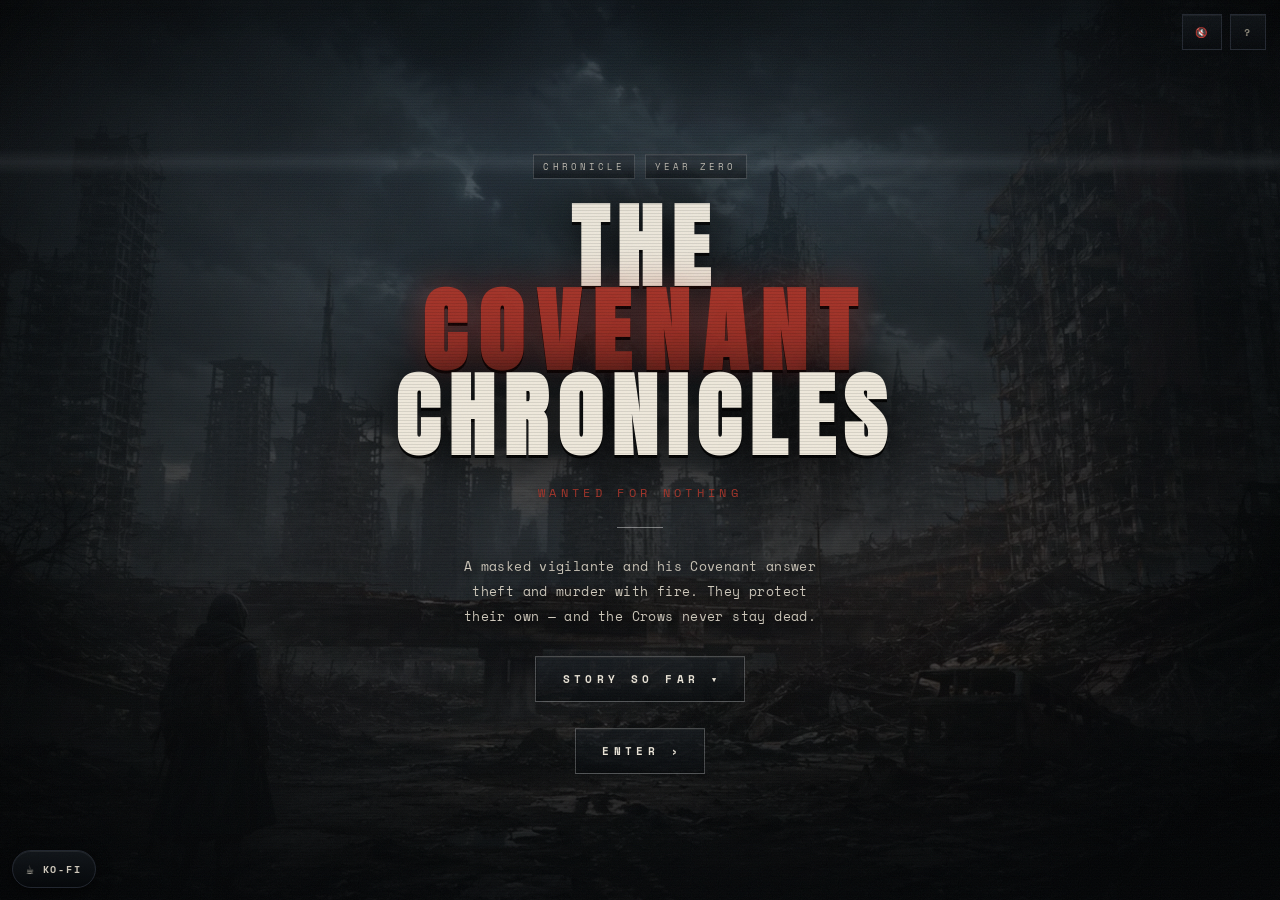
<file: index.html>
<!DOCTYPE html>
<html lang="en">
<head>
<meta charset="UTF-8">
<meta name="viewport" content="width=device-width, initial-scale=1, viewport-fit=cover">
<title>The Covenant Chronicles</title>
<link rel="preconnect" href="https://fonts.googleapis.com">
<link rel="preconnect" href="https://fonts.gstatic.com" crossorigin>
<link href="https://fonts.googleapis.com/css2?family=Anton&family=Space+Mono:wght@400;700&display=swap" rel="stylesheet">
<link rel="stylesheet" href="styles.css?v=11">
</head>
<body>
  <!-- persistent living scene -->
  <div class="scene">
    <div class="bg" id="bg"></div>
    <div class="fog"></div>
    <div class="fog2"></div>
    <canvas id="ash"></canvas>
    <div class="city-glow"></div>
    <div class="lightning"></div>
    <div class="color-grade"></div>
    <div class="vignette"></div>
  </div>

  <!-- VIEW: landing (series) -->
  <section class="view" id="landing" aria-label="Series intro"></section>

  <!-- VIEW: library (book grid) -->
  <section class="view" id="library" aria-label="Library">
    <div class="libhead">
      <div class="title" id="libTitle"></div>
      <div class="sub" id="libSub"></div>
    </div>
    <div class="shelf" id="shelf"></div>
  </section>

  <!-- VIEW: reader -->
  <section class="view" id="reader" aria-label="Comic reader">
    <header>
      <div class="mark" id="rMark"></div>
      <div class="sub" id="rSub"></div>
    </header>

    <div class="stage">
      <div class="flash" id="flash"></div>
      <div class="book" id="book" role="group" aria-label="Comic pages">
        <div class="zones">
          <span id="zPrev" role="button" aria-label="Previous page" tabindex="0"></span>
          <span id="zNext" role="button" aria-label="Next page" tabindex="0"></span>
        </div>
      </div>
    </div>

    <div class="progress" id="progress"></div>
    <div class="controls">
      <button class="nav" id="prev" aria-label="Previous page"><span>&lsaquo;</span></button>
      <div class="counter" id="counter">PAGE 01</div>
      <button class="nav" id="next" aria-label="Next page"><span>&rsaquo;</span></button>
    </div>
    <div class="hint">tap sides &middot; arrow keys &middot; swipe</div>
    <div class="status"><span class="dot"></span><span>Survivor Settlements</span><span id="clock">--:--:--</span><span>Year Zero</span></div>
  </section>

  <!-- back button (reader/library only) -->
  <div class="backbar" id="backbar" hidden>
    <button class="back" id="backBtn">&lsaquo; Library</button>
  </div>

  <!-- support -->
  <a class="kofi" href="https://ko-fi.com/H2H41XXZWG" target="_blank" rel="noopener" aria-label="Buy me a Ko-fi">
    <span class="kofi-ico">&#9749;</span><span class="kofi-txt">Ko-fi</span>
  </a>

  <!-- top-right utility bar -->
  <div class="toolbar" id="toolbar" hidden>
    <button class="tool" id="zoomBtn" hidden aria-label="Magnify panels" title="Magnify (tap a panel)">&#128269;</button>
    <button class="tool" id="soundBtn" aria-pressed="false" aria-label="Toggle sound" title="Theme song">&#128263;</button>
    <button class="tool" id="shareBtn" hidden aria-label="Copy share link">Link</button>
    <button class="tool" id="helpBtn" aria-label="Keyboard help">?</button>
  </div>

  <!-- theme songs (drop mp3s in assets/audio/ + list them in assets/audio/tracks.json) -->
  <audio id="theme" preload="none"></audio>
  <div class="player" id="player" hidden>
    <div class="np"><span class="np-dot" id="npDot"></span><span id="npTitle">No track loaded</span></div>
    <div class="seekrow">
      <span class="t" id="tCur">0:00</span>
      <input type="range" id="seek" min="0" max="1000" value="0" aria-label="Seek">
      <span class="t" id="tDur">0:00</span>
    </div>
    <div class="pctrls">
      <button id="prevTrk" aria-label="Previous track">&#9198;</button>
      <button id="playTrk" class="play" aria-label="Play / pause">&#9654;</button>
      <button id="nextTrk" aria-label="Next track">&#9197;</button>
      <button id="listTrk" aria-label="Playlist">&#9776;</button>
    </div>
    <div class="vol">
      <span class="vol-ico" aria-hidden="true">&#119070;</span>
      <input type="range" id="vol" min="0" max="100" value="15" aria-label="Volume">
    </div>
    <ol class="playlist" id="playlist" hidden></ol>
  </div>

  <!-- magnifier lightbox -->
  <div class="lightbox" id="lightbox" hidden aria-modal="true" role="dialog" aria-label="Magnified panel">
    <img id="lbImg" alt="" draggable="false">
    <button class="lb-nav lb-prev" id="lbPrev" aria-label="Previous panel">&#8249;</button>
    <button class="lb-nav lb-next" id="lbNext" aria-label="Next panel">&#8250;</button>
    <button class="lb-close" id="lbClose" aria-label="Close">&times;</button>
    <div class="lb-hint">click to zoom &middot; <span id="lbCount"></span> &middot; &lsaquo; &rsaquo; panels &middot; &times; to close</div>
  </div>

  <!-- keyboard help overlay -->
  <div class="help" id="help" hidden role="dialog" aria-modal="true" aria-label="Keyboard shortcuts">
    <div class="help-card">
      <div class="help-title">Controls</div>
      <dl>
        <dt>&larr; &rarr;</dt><dd>Previous / next page</dd>
        <dt>Space</dt><dd>Next page</dd>
        <dt>Tap sides</dt><dd>Turn page</dd>
        <dt>Swipe</dt><dd>Turn page (touch)</dd>
        <dt>&#128269;</dt><dd>Magnify — tap a panel; click image to zoom, &times; to close</dd>
        <dt>&#128263;</dt><dd>Toggle the theme song</dd>
        <dt>Esc</dt><dd>Close zoom / help, then back</dd>
        <dt>?</dt><dd>Toggle this help</dd>
      </dl>
      <button class="cta" id="helpClose">Close</button>
    </div>
  </div>

  <!-- toast -->
  <div class="toast" id="toast" hidden></div>

  <!-- top overlays -->
  <div class="fx scan"></div>
  <div class="fx sweep"></div>
  <div class="fx grain"></div>

  <script src="engine.js?v=18"></script>
</body>
</html>
</file>
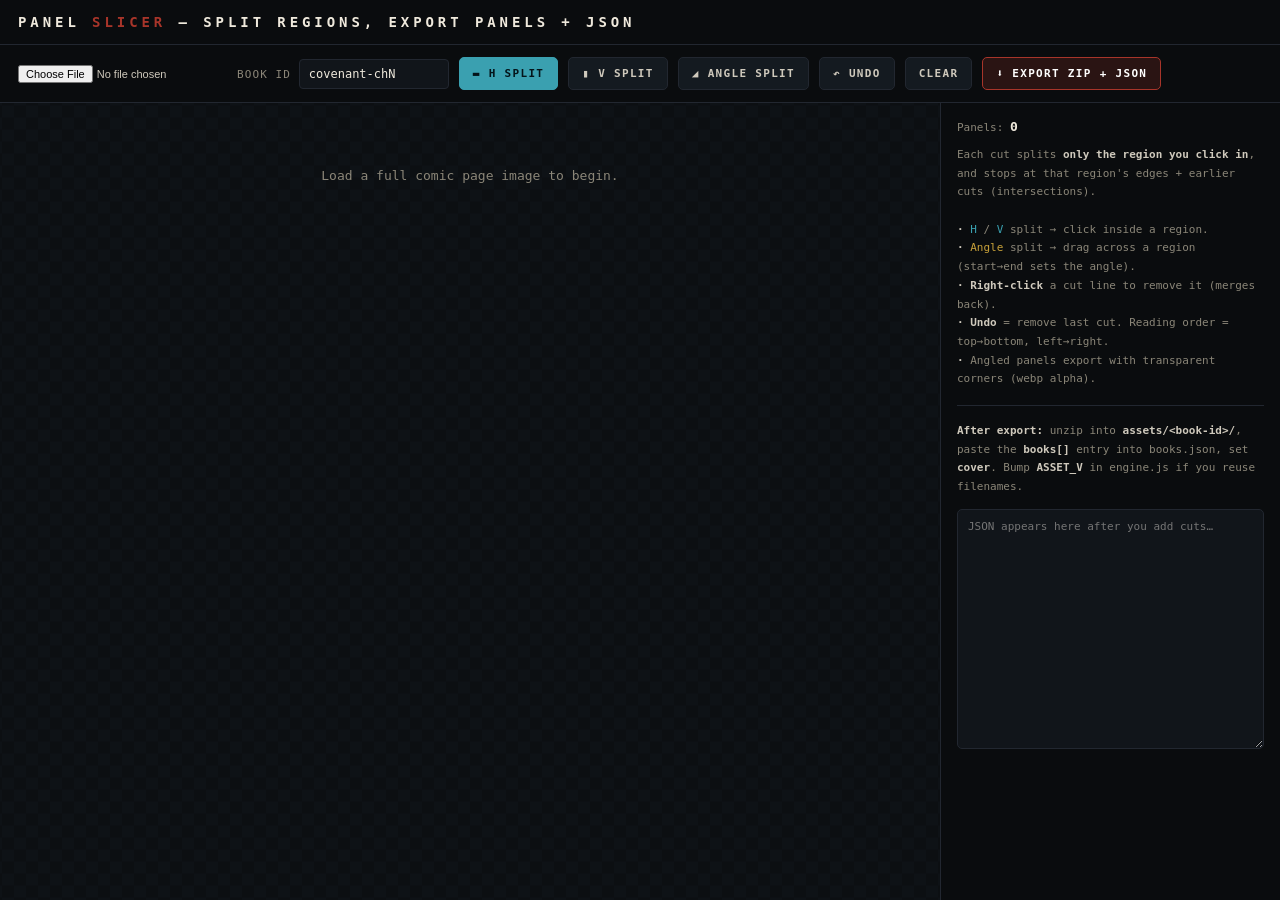
<file: tools/slicer.html>
<!DOCTYPE html>
<html lang="en">
<head>
<meta charset="UTF-8">
<meta name="viewport" content="width=device-width, initial-scale=1">
<title>Panel Slicer — Covenant Chronicles</title>
<style>
  :root{--ash:#cfc9bc;--bone:#8b8678;--steel:#3a444a;--ember:#a8352a;--line:#222730;--cyan:#3aa0b0;--gold:#c9a23a}
  *{box-sizing:border-box;margin:0;padding:0}
  body{background:#0a0c0e;color:var(--ash);font-family:"Space Mono",ui-monospace,monospace;
    min-height:100vh;display:flex;flex-direction:column}
  h1{font-size:14px;letter-spacing:.28em;text-transform:uppercase;color:#efe9dc;padding:14px 18px;border-bottom:1px solid var(--line)}
  h1 b{color:var(--ember)}
  .bar{display:flex;flex-wrap:wrap;gap:10px;align-items:center;padding:12px 18px;border-bottom:1px solid var(--line);
    position:sticky;top:0;background:#0a0c0e;z-index:5}
  .bar label{font-size:11px;letter-spacing:.1em;color:var(--bone);text-transform:uppercase}
  input[type=text]{background:#11151a;border:1px solid var(--line);color:#efe9dc;font-family:inherit;
    padding:7px 9px;font-size:12px;border-radius:4px;width:150px}
  button{appearance:none;cursor:pointer;font-family:inherit;font-weight:700;letter-spacing:.12em;font-size:11px;
    text-transform:uppercase;color:var(--ash);background:#141a20;border:1px solid var(--line);
    padding:9px 13px;border-radius:5px;transition:border-color .2s,color .2s,background .2s}
  button:hover{border-color:var(--ember);color:#fff}
  button.on#tH{background:var(--cyan);border-color:var(--cyan);color:#04141a}
  button.on#tV{background:var(--cyan);border-color:var(--cyan);color:#04141a}
  button.on#tA{background:var(--gold);border-color:var(--gold);color:#1a1404}
  button.go{border-color:var(--ember);color:#fff;background:rgba(168,53,42,.2)}
  .wrap{flex:1;display:flex;min-height:0}
  .stage{flex:1;overflow:auto;padding:20px;display:grid;place-items:start center;
    background:repeating-conic-gradient(#0c0f12 0% 25%,#0e1216 0% 50%) 50%/24px 24px}
  .canvas-host{position:relative;line-height:0;box-shadow:0 10px 50px rgba(0,0,0,.6)}
  canvas{display:block;cursor:crosshair}
  .side{width:340px;border-left:1px solid var(--line);padding:16px;overflow:auto;display:flex;flex-direction:column;gap:12px}
  .hint{font-size:11px;line-height:1.7;color:var(--bone)}
  .hint b{color:var(--ash)} .hint .k{color:var(--cyan)} .hint .e{color:var(--ember)} .hint .g{color:var(--gold)}
  textarea{width:100%;height:240px;background:#11151a;border:1px solid var(--line);color:#cfe;
    font-family:ui-monospace,monospace;font-size:11px;padding:10px;border-radius:5px;resize:vertical;white-space:pre}
  .count{font-size:11px;color:var(--bone)} .count b{color:#efe9dc;font-size:13px}
  .empty{padding:40px;text-align:center;color:var(--bone);font-size:13px;line-height:2}
  .row-cb{display:flex;align-items:center;gap:7px;font-size:11px;color:var(--bone)}
  hr{border:0;border-top:1px solid var(--line);margin:4px 0}
</style>
</head>
<body>
  <h1>Panel <b>Slicer</b> — split regions, export panels + JSON</h1>

  <div class="bar">
    <input type="file" id="file" accept="image/*" style="font-size:11px">
    <label>book id <input type="text" id="bookId" value="covenant-chN"></label>
    <button id="tH">▬ H split</button>
    <button id="tV">▮ V split</button>
    <button id="tA">◢ Angle split</button>
    <button id="undo">↶ Undo</button>
    <button id="clear">Clear</button>
    <button class="go" id="export" disabled>⬇ Export ZIP + JSON</button>
  </div>

  <div class="wrap">
    <div class="stage" id="stage">
      <div class="empty" id="empty">Load a full comic page image to begin.</div>
      <div class="canvas-host" id="host" hidden><canvas id="cv"></canvas></div>
    </div>
    <div class="side">
      <div class="count">Panels: <b id="pcount">0</b></div>
      <div class="hint">
        Each cut splits <b>only the region you click in</b>, and stops at that region's
        edges + earlier cuts (intersections).<br><br>
        <b>·</b> <span class="k">H</span> / <span class="k">V</span> split → click inside a region.<br>
        <b>·</b> <span class="g">Angle</span> split → drag across a region (start→end sets the angle).<br>
        <b>·</b> <b>Right-click</b> a cut line to remove it (merges back).<br>
        <b>·</b> <b>Undo</b> = remove last cut. Reading order = top→bottom, left→right.<br>
        <b>·</b> Angled panels export with transparent corners (webp alpha).
      </div>
      <hr>
      <div class="hint"><b>After export:</b> unzip into <b>assets/&lt;book-id&gt;/</b>, paste the
        <b>books[]</b> entry into books.json, set <b>cover</b>. Bump <b>ASSET_V</b> in engine.js
        if you reuse filenames.</div>
      <textarea id="json" readonly placeholder="JSON appears here after you add cuts…"></textarea>
    </div>
  </div>

<script>
const $=id=>document.getElementById(id);
const fileEl=$('file'), cv=$('cv'), ctx=cv.getContext('2d');
const host=$('host'), empty=$('empty'), exportBtn=$('export'), jsonEl=$('json');
const pcountEl=$('pcount'), bookIdEl=$('bookId');

let img=null, full=null, IW=0, IH=0, scale=1;
let root=null;                 // region tree root
let tool='H';                  // 'H' | 'V' | 'A'
let dragStart=null, dragCur=null, dragRegion=null;   // angle drag state

/* ---------- geometry ---------- */
const EPS=1e-6;
function bbox(poly){let x0=1e9,y0=1e9,x1=-1e9,y1=-1e9;for(const p of poly){x0=Math.min(x0,p.x);y0=Math.min(y0,p.y);x1=Math.max(x1,p.x);y1=Math.max(y1,p.y);}return {x0,y0,x1,y1};}
function centroid(poly){let x=0,y=0;for(const p of poly){x+=p.x;y+=p.y;}return {x:x/poly.length,y:y/poly.length};}
function pointInPoly(pt,poly){let c=false;for(let i=0,j=poly.length-1;i<poly.length;j=i++){
  const a=poly[i],b=poly[j];
  if(((a.y>pt.y)!==(b.y>pt.y)) && (pt.x < (b.x-a.x)*(pt.y-a.y)/(b.y-a.y)+a.x)) c=!c;}return c;}
// signed side of point vs line P->Q
function side(P,Q,p){return (Q.x-P.x)*(p.y-P.y)-(Q.y-P.y)*(p.x-P.x);}
function intersect(a,b,P,Q){ // segment a-b vs infinite line P-Q
  const sa=side(P,Q,a), sb=side(P,Q,b), t=sa/(sa-sb);
  return {x:a.x+t*(b.x-a.x), y:a.y+t*(b.y-a.y)};}
// split convex poly by infinite line P-Q -> [polyA(side<0), polyB(side>0)] and chord pts
function splitPoly(poly,P,Q){
  const A=[],B=[],chord=[];
  for(let i=0;i<poly.length;i++){
    const cur=poly[i], nxt=poly[(i+1)%poly.length];
    const sc=side(P,Q,cur), sn=side(P,Q,nxt);
    if(Math.abs(sc)<=EPS) chord.push(cur);                  // vertex lies ON the cut line
    if(sc<=EPS) A.push(cur);
    if(sc>=-EPS) B.push(cur);
    if((sc<-EPS&&sn>EPS)||(sc>EPS&&sn<-EPS)){const I=intersect(cur,nxt,P,Q);A.push(I);B.push(I);chord.push(I);}
  }
  if(A.length<3||B.length<3||chord.length<2) return null;   // degenerate / line misses region
  return {A,B,chord:[chord[0],chord[chord.length-1]]};
}
function leaves(n,out=[]){ if(!n.split) out.push(n); else {leaves(n.split.a,out);leaves(n.split.b,out);} return out;}
function internals(n,out=[]){ if(n.split){out.push(n);internals(n.split.a,out);internals(n.split.b,out);} return out;}
function findLeaf(pt,n=root){ if(!n.split) return pointInPoly(pt,n.poly)?n:null; return findLeaf(pt,n.split.a)||findLeaf(pt,n.split.b); }

/* ---------- cuts ---------- */
let history=[];   // stack of nodes that were split (for undo)
function lineFor(region,tool,pt,p2){
  const bb=bbox(region.poly);
  if(tool==='H') return [{x:bb.x0-10,y:pt.y},{x:bb.x1+10,y:pt.y}];
  if(tool==='V') return [{x:pt.x,y:bb.y0-10},{x:pt.x,y:bb.y1+10}];
  return [pt,p2];   // angle: through the two drag points
}
function doSplit(region,P,Q){
  const r=splitPoly(region.poly,P,Q); if(!r) return false;
  region.split={P,Q,chord:r.chord,angled:(tool==='A'),
    a:{poly:r.A,split:null}, b:{poly:r.B,split:null}};
  history.push(region); redraw(); updateOut(); return true;
}
function removeSplit(node){ if(node&&node.split){node.split=null; history=history.filter(h=>h!==node); redraw(); updateOut();} }

$('undo').onclick=()=>{const n=history.pop(); if(n){n.split=null; redraw(); updateOut();}};
$('clear').onclick=()=>{ if(root){root={poly:root.poly,split:null}; history=[]; redraw(); updateOut();} };

/* ---------- tools ---------- */
function setTool(t){tool=t;['tH','tV','tA'].forEach(id=>$(id).classList.toggle('on',id==='t'+t));
  cv.style.cursor=t==='A'?'crosshair':(t==='H'?'row-resize':'col-resize');}
$('tH').onclick=()=>setTool('H'); $('tV').onclick=()=>setTool('V'); $('tA').onclick=()=>setTool('A');

/* ---------- load ---------- */
fileEl.onchange=e=>{const f=e.target.files[0];if(!f)return;const im=new Image();
  im.onload=()=>{img=im;IW=im.naturalWidth;IH=im.naturalHeight;
    full=document.createElement('canvas');full.width=IW;full.height=IH;full.getContext('2d').drawImage(im,0,0);
    const maxW=Math.min(IW,innerWidth-380), maxH=innerHeight-170;
    scale=Math.min(maxW/IW,maxH/IH,1);
    cv.width=Math.round(IW*scale);cv.height=Math.round(IH*scale);
    root={poly:[{x:0,y:0},{x:IW,y:0},{x:IW,y:IH},{x:0,y:IH}],split:null};history=[];
    empty.hidden=true;host.hidden=false;exportBtn.disabled=false;setTool('H');redraw();updateOut();};
  im.src=URL.createObjectURL(f);};

/* ---------- coords ---------- */
const toS=v=>v*scale;
function evpt(e){const r=cv.getBoundingClientRect();return {x:(e.clientX-r.left)/scale, y:(e.clientY-r.top)/scale};}

/* ---------- interaction ---------- */
cv.addEventListener('mousedown',e=>{ if(e.button!==0||!root) return; const pt=evpt(e);
  const region=findLeaf(pt); if(!region) return;
  if(tool==='A'){ dragStart=pt; dragRegion=region; dragCur=pt; }
  else { const [P,Q]=lineFor(region,tool,pt); doSplit(region,P,Q); }
});
cv.addEventListener('mousemove',e=>{ if(!dragStart) return; dragCur=evpt(e); redraw(); drawPreview(); });
addEventListener('mouseup',e=>{ if(!dragStart) return;
  const a=dragStart,b=dragCur; dragStart=null;
  if(Math.hypot(b.x-a.x,b.y-a.y) > 6/scale){ doSplit(dragRegion,a,b); } else { redraw(); }
  dragRegion=null;
});
cv.addEventListener('contextmenu',e=>{ e.preventDefault(); if(!root) return; const pt=evpt(e);
  // find internal node whose chord is nearest the cursor
  let best=null,bd=12/scale;
  for(const n of internals(root)){ const [c1,c2]=n.split.chord; const d=distToSeg(pt,c1,c2); if(d<bd){bd=d;best=n;} }
  if(best) removeSplit(best);
});
function distToSeg(p,a,b){const dx=b.x-a.x,dy=b.y-a.y,L=dx*dx+dy*dy;
  let t=L?((p.x-a.x)*dx+(p.y-a.y)*dy)/L:0; t=Math.max(0,Math.min(1,t));
  return Math.hypot(p.x-(a.x+t*dx), p.y-(a.y+t*dy));}

/* ---------- ordering: leaves -> reading order, grouped into y-bands (pages) ---------- */
function ordered(){
  const ls=leaves(root).map(n=>{const bb=bbox(n.poly);return {n,bb,cx:(bb.x0+bb.x1)/2,cy:(bb.y0+bb.y1)/2,h:bb.y1-bb.y0};});
  if(!ls.length) return [];
  ls.sort((a,b)=>a.cy-b.cy);
  const medH=ls.map(l=>l.h).sort((a,b)=>a-b)[Math.floor(ls.length/2)];
  const bands=[]; let cur=[ls[0]];
  for(let i=1;i<ls.length;i++){ if(ls[i].cy - cur[cur.length-1].cy > medH*0.5){ bands.push(cur); cur=[ls[i]]; } else cur.push(ls[i]); }
  bands.push(cur);
  bands.forEach(b=>b.sort((a,b)=>a.cx-b.cx));
  return bands;   // array of rows, each row array of {n,bb,...}
}

/* ---------- draw ---------- */
function polyPath(c,poly,f){c.beginPath();poly.forEach((p,i)=>{const x=toS(p.x),y=toS(p.y);i?c.lineTo(x,y):c.moveTo(x,y);});c.closePath();}
function redraw(){
  if(!img) return;
  ctx.clearRect(0,0,cv.width,cv.height);
  ctx.drawImage(img,0,0,cv.width,cv.height);
  const bands=ordered();
  bands.forEach((row,ri)=>row.forEach((l,ci)=>{
    ctx.fillStyle=((ri+ci)%2)?'rgba(168,53,42,.08)':'rgba(58,160,176,.08)';
    polyPath(ctx,l.n.poly);ctx.fill();
    ctx.fillStyle='rgba(255,255,255,.9)';ctx.font='bold 13px monospace';
    ctx.fillText(`p${ri+1}_${ci+1}`, toS(l.bb.x0)+6, toS(l.bb.y0)+18);
  }));
  for(const n of internals(root)){ const [a,b]=n.split.chord;
    ctx.strokeStyle=n.split.angled?'#c9a23a':'#3aa0b0';ctx.lineWidth=2;
    ctx.beginPath();ctx.moveTo(toS(a.x),toS(a.y));ctx.lineTo(toS(b.x),toS(b.y));ctx.stroke(); }
}
function drawPreview(){ if(!dragStart||!dragCur) return;
  ctx.strokeStyle='#c9a23a';ctx.setLineDash([6,5]);ctx.lineWidth=2;
  ctx.beginPath();ctx.moveTo(toS(dragStart.x),toS(dragStart.y));ctx.lineTo(toS(dragCur.x),toS(dragCur.y));ctx.stroke();
  ctx.setLineDash([]); }

/* ---------- output ---------- */
function updateOut(){
  const id=bookIdEl.value.trim()||'covenant-chN';
  const bands=ordered(); let n=0;
  const pages=bands.map((row,ri)=>({panels:row.map((l,ci)=>{n++;
    return {src:`assets/${id}/p${ri+1}_${ci+1}.webp`, ar:+((l.bb.x1-l.bb.x0)/(l.bb.y1-l.bb.y0)).toFixed(3)};})}));
  pcountEl.textContent=n;
  const entry={id,title:"TITLE",chapter:"Chapter N",subtitle:"SUBTITLE",bio:"…",
    background:`assets/${id}/background.webp`,cover:`assets/${id}/p1_1.webp`,pages};
  jsonEl.value=JSON.stringify(entry,null,2);
}
bookIdEl.oninput=updateOut;

/* ---------- export ---------- */
async function cropLeaf(poly,bb){
  const w=Math.max(1,Math.round(bb.x1-bb.x0)), h=Math.max(1,Math.round(bb.y1-bb.y0));
  const c=document.createElement('canvas');c.width=w;c.height=h;const cx=c.getContext('2d');
  cx.beginPath();poly.forEach((p,i)=>{const x=p.x-bb.x0,y=p.y-bb.y0;i?cx.lineTo(x,y):cx.moveTo(x,y);});cx.closePath();cx.clip();
  cx.drawImage(full, bb.x0,bb.y0,w,h, 0,0,w,h);
  const blob=await new Promise(res=>c.toBlob(res,'image/webp',0.9));
  return {blob, ar:+(w/h).toFixed(3)};
}
exportBtn.onclick=async()=>{
  const id=bookIdEl.value.trim()||'covenant-chN';
  const bands=ordered(); if(!bands.length){alert('Add cuts first.');return;}
  exportBtn.disabled=true;exportBtn.textContent='cropping…';
  const files=[]; const pages=[];
  for(let ri=0;ri<bands.length;ri++){ const panels=[];
    for(let ci=0;ci<bands[ri].length;ci++){ const l=bands[ri][ci];
      const {blob,ar}=await cropLeaf(l.n.poly,l.bb);
      const name=`p${ri+1}_${ci+1}.webp`;
      files.push({name,data:new Uint8Array(await blob.arrayBuffer())});
      panels.push({src:`assets/${id}/${name}`,ar}); }
    pages.push({panels}); }
  const entry={id,title:"TITLE",chapter:"Chapter N",subtitle:"SUBTITLE",bio:"…",
    background:`assets/${id}/background.webp`,cover:`assets/${id}/p1_1.webp`,pages};
  const txt=JSON.stringify(entry,null,2);jsonEl.value=txt;
  files.push({name:'pages.json',data:new TextEncoder().encode(txt)});
  const zip=makeZip(files);
  const a=document.createElement('a');a.href=URL.createObjectURL(new Blob([zip],{type:'application/zip'}));
  a.download=`${id}-panels.zip`;a.click();
  exportBtn.disabled=false;exportBtn.textContent='⬇ Export ZIP + JSON';
};

/* ---------- minimal STORE-only ZIP (no deps) ---------- */
const CRC=(()=>{const t=new Uint32Array(256);for(let n=0;n<256;n++){let c=n;for(let k=0;k<8;k++)c=c&1?0xEDB88320^(c>>>1):c>>>1;t[n]=c>>>0;}return t;})();
function crc32(b){let c=0xFFFFFFFF;for(let i=0;i<b.length;i++)c=CRC[(c^b[i])&0xFF]^(c>>>8);return (c^0xFFFFFFFF)>>>0;}
function makeZip(files){const enc=new TextEncoder();const chunks=[];const central=[];let offset=0;
  const u16=v=>[v&255,(v>>8)&255],u32=v=>[v&255,(v>>8)&255,(v>>16)&255,(v>>24)&255];
  for(const f of files){const name=enc.encode(f.name),data=f.data,crc=crc32(data);
    const lh=[...u32(0x04034b50),...u16(20),...u16(0),...u16(0),...u16(0),...u16(0),...u32(crc),...u32(data.length),...u32(data.length),...u16(name.length),...u16(0)];
    chunks.push(new Uint8Array(lh),name,data);central.push({name,crc,size:data.length,offset});offset+=lh.length+name.length+data.length;}
  const cdStart=offset;const cd=[];
  for(const c of central){const h=[...u32(0x02014b50),...u16(20),...u16(20),...u16(0),...u16(0),...u16(0),...u16(0),...u32(c.crc),...u32(c.size),...u32(c.size),...u16(c.name.length),...u16(0),...u16(0),...u16(0),...u16(0),...u32(0),...u32(c.offset)];cd.push(new Uint8Array(h),c.name);offset+=h.length+c.name.length;}
  const cdSize=offset-cdStart;
  const end=new Uint8Array([...u32(0x06054b50),...u16(0),...u16(0),...u16(central.length),...u16(central.length),...u32(cdSize),...u32(cdStart),...u16(0)]);
  const all=[...chunks,...cd,end];const total=all.reduce((n,a)=>n+a.length,0);const out=new Uint8Array(total);let p=0;for(const a of all){out.set(a,p);p+=a.length;}return out;}

setTool('H');
</script>
</body>
</html>
</file>
<file: styles.css>
:root{--ash:#cfc9bc;--bone:#8b8678;--void:#040507;--steel:#3a444a;--ember:#a8352a;--line:#222730}
*{box-sizing:border-box;margin:0;padding:0}

/* ===== themed scrollbars — GLOBAL, applies to every scrollable element ===== */
*{scrollbar-width:thin;scrollbar-color:var(--ember) rgba(255,255,255,.05)}
*::-webkit-scrollbar{width:10px;height:10px}
*::-webkit-scrollbar-track{background:rgba(255,255,255,.04)}
*::-webkit-scrollbar-thumb{background:linear-gradient(180deg,var(--ember),#7a221b);
  border-radius:6px;border:2px solid transparent;background-clip:padding-box}
*::-webkit-scrollbar-thumb:hover{background:var(--ember)}
*::-webkit-scrollbar-corner{background:transparent}

html,body{height:100%}
body{background:#000;color:var(--ash);font-family:"Space Mono",ui-monospace,monospace;
  height:100dvh;overflow:hidden;overflow-x:hidden}

/* ---------- living scene ---------- */
.scene{position:fixed;inset:0;overflow:hidden;z-index:0}
.bg{position:absolute;inset:0;background-size:cover;background-position:center;
  transform:scale(1.12);will-change:transform;transition:background-image .6s ease}
/* fog/glow: soft radial gradients, NO blur filter (gradients are already soft;
   blur() forced an expensive offscreen pass every animated frame) */
.fog,.fog2{position:absolute;inset:-20%;
  background:
    radial-gradient(closest-side at 22% 50%, rgba(180,200,210,.10), transparent),
    radial-gradient(closest-side at 70% 40%, rgba(180,200,210,.07), transparent),
    radial-gradient(closest-side at 42% 82%, rgba(180,200,210,.05), transparent);}
.fog{animation:fogMove 42s linear infinite}
.fog2{animation:fogMove2 64s linear infinite;opacity:.7}
#ash{position:absolute;inset:0;pointer-events:none}
.city-glow{position:absolute;inset:0;
  background:
    radial-gradient(closest-side at 70% 62%,rgba(200,90,40,.14),transparent),
    radial-gradient(closest-side at 30% 60%,rgba(180,70,30,.09),transparent);}
.lightning{position:absolute;inset:0;background:#cfe0ff;opacity:0;animation:lightning 13s infinite}
/* color grade: plain alpha overlay (was mix-blend-mode:multiply — blend forced a
   full-stack recomposite every frame the scene moved) */
.color-grade{position:absolute;inset:0;
  background:linear-gradient(rgba(6,18,32,.34),rgba(0,0,0,.48))}
.vignette{position:absolute;inset:0;animation:flicker 6s steps(1) infinite;
  background:radial-gradient(circle,transparent 38%,rgba(0,0,0,.45) 70%,rgba(0,0,0,.9) 100%)}

/* ---------- view system (opacity crossfade) ----------
   Inactive views get .hidden (display:none) AFTER the fade so they leave the
   compositor entirely — only one view is ever painted/blurred at a time.
   Opacity-only (no transform) so backdrop-filter layers aren't re-blurred per frame. */
.view{position:fixed;inset:0;z-index:10;display:flex;
  opacity:0;pointer-events:none;transition:opacity .4s ease}
.view.active{opacity:1;pointer-events:auto}
.view.hidden{display:none}
@media (prefers-reduced-motion: reduce){
  .view{transition:none}}

/* ---------- shared chrome ---------- */
.kicker{font-weight:700;letter-spacing:.42em;font-size:11px;color:var(--ember);
  text-transform:uppercase;padding-left:.42em;text-shadow:0 2px 10px #000}
button.cta{appearance:none;cursor:pointer;font-family:inherit;font-weight:700;
  letter-spacing:.4em;font-size:11px;color:#efe9dc;text-transform:uppercase;
  border:1px solid rgba(255,255,255,.25);padding:14px 22px;padding-left:calc(22px + .4em);
  background:linear-gradient(180deg,rgba(28,34,40,.5),rgba(6,9,12,.66));
  box-shadow:inset 0 1px 0 rgba(255,255,255,.08),inset 0 0 0 1px rgba(0,0,0,.2);
  transition:border-color .15s,color .15s,background .15s,transform .05s}
button.cta:hover{border-color:var(--ember);color:#fff;background:rgba(168,53,42,.14)}
button.cta:active{transform:translateY(1px)}
button.cta:focus-visible{outline:1px solid var(--ember);outline-offset:3px}

/* ---------- landing ---------- */
/* safe-center = centered when it fits, but falls back to top (no clipping) when the
   "Story so far" panel makes it taller than the screen; scrolls, clears toolbar + Enter */
#landing{flex-direction:column;align-items:center;justify-content:safe center;text-align:center;
  gap:clamp(14px,3vh,26px);overflow-y:auto;overflow-x:hidden;
  padding:calc(env(safe-area-inset-top) + 62px) 22px calc(env(safe-area-inset-bottom) + 34px)}
#landing::before{content:"";position:absolute;inset:0;pointer-events:none;
  background:radial-gradient(120% 80% at 50% 46%,rgba(4,6,8,.55),rgba(4,6,8,.2) 55%,transparent 78%),
    linear-gradient(180deg,rgba(4,6,8,.4),transparent 30%,transparent 60%,rgba(4,6,8,.75))}
#landing>*{position:relative;z-index:1}
#landing .tags{display:flex;gap:10px;flex-wrap:wrap;justify-content:center;
  font-size:9px;letter-spacing:.34em;color:var(--ash);text-transform:uppercase}
#landing .tags span{border:1px solid rgba(255,255,255,.18);padding:5px 9px;
  background:linear-gradient(180deg,rgba(22,28,34,.5),rgba(5,8,11,.6));box-shadow:inset 0 1px 0 rgba(255,255,255,.06)}
#landing .title{font-family:"Anton",sans-serif;line-height:.92;text-transform:uppercase;
  color:#efe9dc;font-size:clamp(40px,12vw,92px);letter-spacing:.1em;padding-left:.1em;
  text-shadow:0 3px 0 #000,0 0 40px rgba(0,0,0,.9),0 0 90px rgba(0,0,0,.7)}
#landing .title .ln{display:block}
#landing .title .red{color:var(--ember);letter-spacing:.14em;
  text-shadow:0 3px 0 #150403,0 0 36px rgba(168,53,42,.5)}
#landing .tagline{font-size:12px;color:var(--ember);letter-spacing:.36em;text-transform:uppercase;
  text-shadow:0 2px 10px #000}
#landing .rule{width:46px;height:1px;background:rgba(255,255,255,.4)}
#landing .bio{font-size:13px;color:#cfc9bc;max-width:46ch;line-height:1.9;letter-spacing:.03em;
  text-shadow:0 2px 12px #000}
.title.glitch{animation:gJit 4s steps(1) infinite}
@keyframes gJit{0%,92%,100%{transform:none}
  93%{transform:translate(-2px,1px)}95%{transform:translate(2px,-1px)}97%{transform:translate(-1px,0)}}

/* staged rise-in (shared by landing + cover) */
.intro .stagger{opacity:0;animation:rise .7s cubic-bezier(.2,.7,.2,1) forwards}
.intro .stagger.r{animation-name:grow}
@keyframes rise{from{opacity:0;transform:translateY(14px)}to{opacity:1;transform:none}}
@keyframes grow{from{opacity:0;transform:scaleX(0)}to{opacity:1;transform:none}}

/* ---------- library ---------- */
#library{flex-direction:column;align-items:center;justify-content:flex-start;
  padding:calc(env(safe-area-inset-top) + 62px) 18px calc(env(safe-area-inset-bottom) + 24px);
  overflow-y:auto;overflow-x:hidden}
#library .libhead{text-align:center;margin-bottom:clamp(20px,5vh,40px)}
#library .libhead .title{font-family:"Anton",sans-serif;text-transform:uppercase;color:#efe9dc;
  font-size:clamp(24px,6vw,46px);letter-spacing:.1em;padding-left:.1em;text-shadow:0 3px 0 #000,0 0 60px rgba(0,0,0,.8)}
#library .libhead .sub{margin-top:10px;font-size:10px;letter-spacing:.5em;text-transform:uppercase;
  color:var(--bone);padding-left:.5em}
.shelf{display:grid;gap:14px;width:min(92vw,1040px);max-width:100%;
  grid-template-columns:repeat(auto-fill,minmax(128px,1fr))}    /* mobile: 2-up, smaller */
.bookcard{position:relative;cursor:pointer;border:1px solid var(--line);overflow:hidden;
  background:#070809;aspect-ratio:3/4;text-align:left;color:inherit;font-family:inherit;
  appearance:none;padding:0;transition:border-color .18s,transform .18s}
.bookcard:hover{border-color:var(--ember);transform:translateY(-3px)}
.bookcard:focus-visible{outline:1px solid var(--ember);outline-offset:3px}
.bookcard .cover-img{position:absolute;inset:0;background-size:contain;background-repeat:no-repeat;
  background-position:center;filter:saturate(.9) contrast(1.05) brightness(.96);transition:filter .3s}
.bookcard:hover .cover-img{filter:saturate(1) contrast(1.05) brightness(1.06)}
.bookcard .veil{position:absolute;inset:0;
  background:linear-gradient(180deg,rgba(4,6,8,.15),rgba(4,6,8,.35) 45%,rgba(4,6,8,.9))}
.bookcard .meta{position:absolute;left:0;right:0;bottom:0;padding:14px 14px 16px;z-index:1}
.bookcard .chap{font-weight:700;letter-spacing:.34em;font-size:9px;color:var(--ember);
  text-transform:uppercase;padding-left:.34em}
.bookcard .bt{font-family:"Anton",sans-serif;text-transform:uppercase;color:#efe9dc;
  font-size:clamp(17px,1.5vw,21px);line-height:1;letter-spacing:.06em;margin-top:7px}
.bookcard .bsub{margin-top:7px;font-size:10px;color:#b7b2a6;letter-spacing:.04em;line-height:1.5}
.bookcard.soon{cursor:default;opacity:.55}
.bookcard.soon:hover{border-color:var(--line);transform:none}
.bookcard.soon .badge{position:absolute;top:10px;left:10px;z-index:1;font-size:8px;
  letter-spacing:.3em;text-transform:uppercase;color:var(--ash);border:1px solid rgba(255,255,255,.2);
  padding:4px 7px;background:rgba(4,6,8,.5)}

/* ---------- reader (foreground UI) ---------- */
#reader{flex-direction:column;align-items:center;justify-content:center;gap:clamp(6px,1.2vh,11px);
  padding:env(safe-area-inset-top) 14px env(safe-area-inset-bottom)}
#reader header{display:none}        /* freed for a bigger page; title lives on landing/library + back btn */
#reader header .mark{font-weight:700;letter-spacing:.34em;font-size:clamp(12px,2.6vw,16px);
  text-transform:uppercase;color:var(--ash);padding-left:.34em;text-shadow:0 2px 12px #000}
#reader header .mark::before{content:"[ ";color:var(--steel)}
#reader header .mark::after{content:" ]";color:var(--steel)}
#reader header .mark b{color:var(--ember)}
#reader header .sub{margin-top:9px;font-size:10px;letter-spacing:.5em;text-transform:uppercase;
  color:var(--bone);padding-left:.5em;text-shadow:0 1px 8px #000}

/* Page sized by available HEIGHT: book is 3:4, so width = (viewport - chrome)*0.75.
   This makes the book as tall as fits above the controls (~95px chrome) and never
   clips them — and is ~10% larger than the old 62vh cap. Width-bound on phones. */
.stage{perspective:2600px;width:min(96vw, calc((100dvh - 108px) * 0.75));position:relative}

.book{position:relative;width:100%;aspect-ratio:3/4;transform-style:preserve-3d}

.page{position:absolute;inset:0;background:transparent;overflow:hidden;
  backface-visibility:hidden;transform-origin:left center;will-change:transform;
  display:flex;flex-direction:column}
.page-inner{flex:1;min-height:0;overflow:hidden;display:flex;
  align-items:center;justify-content:center;padding:9px}
.sheet{display:flex;flex-direction:column;gap:9px;width:100%}
.prow{display:flex;gap:9px;min-height:0}
.prow img{min-width:0;height:100%;object-fit:contain;display:block;
  box-shadow:0 6px 16px rgba(0,0,0,.7)}
.page-foot{flex:0 0 auto;text-align:center;font-weight:400;letter-spacing:.3em;
  font-size:10px;color:#cfcabd;padding:0 0 9px;text-transform:uppercase;text-shadow:0 1px 6px #000,0 0 3px #000}
.page .glare{position:absolute;inset:0;pointer-events:none;opacity:0;
  background:linear-gradient(100deg,rgba(255,255,255,.10) 0%,rgba(255,255,255,0) 18%),
    linear-gradient(100deg,rgba(0,0,0,0) 30%,rgba(0,0,0,.55) 70%,rgba(0,0,0,.78) 100%)}
.pg-base{z-index:1}
.pg-flip{z-index:3}
.turning{transition:transform .66s cubic-bezier(.42,.04,.26,1)}
.turning.curl .glare{animation:sweep .66s ease forwards}
.turning.hard{transition:transform .58s cubic-bezier(.7,0,.3,1)}
@keyframes sweep{0%{opacity:0}35%{opacity:.85}100%{opacity:.15}}

/* per-book cover plate = transparent, the city shows through */
.cover{background:transparent;display:flex;flex-direction:column;align-items:center;
  justify-content:center;text-align:center;padding:30px 24px;gap:15px;position:relative}
.cover::before{content:"";position:absolute;inset:0;pointer-events:none;
  background:radial-gradient(120% 80% at 50% 46%,rgba(4,6,8,.5),rgba(4,6,8,.18) 55%,transparent 75%),
    linear-gradient(180deg,rgba(4,6,8,.4),transparent 30%,transparent 62%,rgba(4,6,8,.72))}
.cover>*{position:relative;z-index:1}
.cover .glare{z-index:0}
.cover .tags{display:flex;gap:10px;flex-wrap:wrap;justify-content:center;
  font-size:9px;letter-spacing:.34em;color:var(--ash);text-transform:uppercase}
.cover .tags span{border:1px solid rgba(255,255,255,.18);padding:5px 9px;
  background:linear-gradient(180deg,rgba(22,28,34,.5),rgba(5,8,11,.6));box-shadow:inset 0 1px 0 rgba(255,255,255,.06)}
.cover .title{font-family:"Anton",sans-serif;line-height:.94;text-transform:uppercase;
  color:#efe9dc;font-size:clamp(30px,10vw,68px);letter-spacing:.12em;padding-left:.12em;
  text-shadow:0 3px 0 #000,0 0 40px rgba(0,0,0,.9),0 0 90px rgba(0,0,0,.7)}
.cover .title .ln{display:block}
.cover .title .red{color:var(--ember);letter-spacing:.16em;
  text-shadow:0 3px 0 #150403,0 0 36px rgba(168,53,42,.5)}
.cover .rule{width:46px;height:1px;background:rgba(255,255,255,.4)}
.cover .chapline{font-weight:700;letter-spacing:.42em;font-size:11px;color:var(--ember);
  text-transform:uppercase;padding-left:.42em;text-shadow:0 2px 10px #000}
.cover .tagline{font-size:11px;color:#cfc9bc;max-width:34ch;line-height:1.85;letter-spacing:.04em;
  text-shadow:0 2px 12px #000}
.cover .enter{margin-top:6px;font-weight:700;letter-spacing:.4em;font-size:10px;color:#efe9dc;
  text-transform:uppercase;border:1px solid rgba(255,255,255,.25);padding:11px 18px;
  padding-left:calc(18px + .4em);background:linear-gradient(180deg,rgba(28,34,40,.5),rgba(6,9,12,.66));
  box-shadow:inset 0 1px 0 rgba(255,255,255,.08);animation:pulse 2.8s ease-in-out infinite}
@keyframes pulse{0%,100%{opacity:.6;border-color:rgba(255,255,255,.18)}50%{opacity:1;border-color:rgba(255,255,255,.4)}}

.zones{position:absolute;inset:0;z-index:5;display:flex}
.zones span{flex:1;cursor:pointer}
.flash{position:absolute;inset:0;z-index:9;pointer-events:none;opacity:0;
  background:radial-gradient(120% 80% at 0% 50%,rgba(168,53,42,.25),transparent 60%);mix-blend-mode:screen}
.flash.go{animation:flashGo .5s ease}
@keyframes flashGo{0%{opacity:0}25%{opacity:1}100%{opacity:0}}

.controls{display:flex;align-items:center;gap:18px;user-select:none}
button.nav{position:relative;appearance:none;cursor:pointer;color:var(--ash);overflow:hidden;
  background:linear-gradient(180deg,rgba(26,32,38,.55),rgba(6,9,12,.72));border:1px solid var(--line);border-radius:50%;
  width:50px;height:50px;font-size:20px;line-height:1;display:grid;place-items:center;
  box-shadow:inset 0 1px 0 rgba(255,255,255,.07);isolation:isolate;
  transition:border-color .3s ease,color .3s ease,box-shadow .35s ease,transform .25s cubic-bezier(.2,.7,.2,1)}
button.nav::before{content:"";position:absolute;inset:0;z-index:-1;border-radius:50%;
  background:radial-gradient(circle at center,rgba(168,53,42,.45),rgba(168,53,42,0) 70%);
  transform:scale(0);opacity:0;transition:transform .4s cubic-bezier(.2,.7,.2,1),opacity .4s ease}
button.nav>span{display:block;transition:transform .3s cubic-bezier(.2,.7,.2,1)}
button.nav:hover:not(:disabled){border-color:var(--ember);color:#fff;transform:translateY(-2px);
  box-shadow:0 8px 26px rgba(0,0,0,.5),0 0 0 4px rgba(168,53,42,.08)}
button.nav:hover:not(:disabled)::before{transform:scale(1);opacity:1}
#next:hover:not(:disabled)>span{transform:translateX(3px)}
#prev:hover:not(:disabled)>span{transform:translateX(-3px)}
button.nav:active:not(:disabled){transform:translateY(0) scale(.94)}
button.nav:disabled{opacity:.2;cursor:default}
button.nav:focus-visible{outline:none;border-color:var(--ember);box-shadow:0 0 0 3px rgba(168,53,42,.3)}
.counter{font-weight:700;letter-spacing:.22em;font-size:12px;color:#fff;
  min-width:128px;text-align:center;text-shadow:0 2px 8px #000,0 0 3px #000;transition:color .3s}
.counter::before{content:"[ ";color:var(--ember)}
.counter::after{content:" ]";color:var(--ember)}
.counter b{color:#fff}
.hint{display:none}        /* controls are in the ? help overlay; reclaim the space for a bigger page */
.status{font-size:9px;letter-spacing:.4em;color:#f1ede4;text-transform:uppercase;
  display:flex;gap:12px;align-items:center;justify-content:center;flex-wrap:wrap;
  text-shadow:0 1px 6px #000,0 0 3px #000}
.status .dot{width:5px;height:5px;background:var(--ember);border-radius:50%;
  box-shadow:0 0 8px rgba(168,53,42,.8);animation:blink 3.2s steps(1) infinite}
@keyframes blink{0%,70%{opacity:.9}71%,100%{opacity:.25}}
.progress{display:flex;gap:7px;align-items:center}
.progress i{width:20px;height:3px;background:rgba(255,255,255,.45);border-radius:2px;cursor:pointer;
  box-shadow:0 1px 3px rgba(0,0,0,.7);
  transition:background .35s ease,transform .35s cubic-bezier(.2,.7,.2,1),box-shadow .35s}
.progress i:hover{background:#fff}
.progress i.on{background:var(--ember);transform:scaleY(2);box-shadow:0 0 8px rgba(168,53,42,.8)}

/* back-to-library button */
.backbar{position:fixed;top:env(safe-area-inset-top);left:0;z-index:12;padding:14px}
button.back{appearance:none;cursor:pointer;font-family:inherit;font-weight:700;letter-spacing:.3em;
  font-size:9px;text-transform:uppercase;color:var(--bone);
  background:linear-gradient(180deg,rgba(26,32,38,.5),rgba(6,9,12,.7));
  box-shadow:inset 0 1px 0 rgba(255,255,255,.06);
  border:1px solid var(--line);padding:10px 14px;padding-left:calc(14px + .3em);
  transition:border-color .3s ease,color .3s ease,background .3s ease,transform .25s cubic-bezier(.2,.7,.2,1)}
button.back:hover{border-color:var(--ember);color:#efe9dc;background:rgba(168,53,42,.12);transform:translateX(-2px)}
button.back:focus-visible{outline:none;border-color:var(--ember);box-shadow:0 0 0 3px rgba(168,53,42,.3)}

/* top-right utility bar */
.toolbar{position:fixed;top:env(safe-area-inset-top);right:0;z-index:12;padding:14px;
  display:flex;gap:8px}
button.tool{appearance:none;cursor:pointer;font-family:inherit;font-weight:700;letter-spacing:.2em;
  font-size:10px;text-transform:uppercase;color:var(--bone);
  background:linear-gradient(180deg,rgba(26,32,38,.5),rgba(6,9,12,.7));
  box-shadow:inset 0 1px 0 rgba(255,255,255,.06);
  border:1px solid var(--line);min-width:36px;height:36px;padding:0 12px;
  transition:border-color .3s ease,color .3s ease,background .3s ease,transform .25s cubic-bezier(.2,.7,.2,1)}
button.tool:hover{border-color:var(--ember);color:#efe9dc;background:rgba(168,53,42,.12);transform:translateY(-2px)}
button.tool:focus-visible{outline:none;border-color:var(--ember);box-shadow:0 0 0 3px rgba(168,53,42,.3)}

/* keyboard help overlay */
.help{position:fixed;inset:0;z-index:40;display:grid;place-items:center;
  background:radial-gradient(120% 90% at 50% 45%,rgba(4,6,8,.82),rgba(2,3,4,.92))}
.help[hidden]{display:none}
.help-card{background:rgba(7,9,11,.92);border:1px solid var(--line);padding:30px 34px;
  max-width:min(92vw,420px);text-align:left;box-shadow:0 20px 80px rgba(0,0,0,.7)}
.help-title{font-family:"Anton",sans-serif;text-transform:uppercase;color:#efe9dc;
  font-size:24px;letter-spacing:.12em;margin-bottom:18px}
.help dl{display:grid;grid-template-columns:auto 1fr;gap:11px 18px;align-items:baseline;margin-bottom:24px}
.help dt{font-weight:700;letter-spacing:.1em;font-size:11px;color:var(--ember);text-transform:uppercase;white-space:nowrap}
.help dd{font-size:12px;color:#cfc9bc;letter-spacing:.03em;line-height:1.5}
.help .cta{width:100%;text-align:center;padding-left:0;letter-spacing:.4em}

/* toast */
.toast{position:fixed;left:50%;bottom:36px;transform:translateX(-50%);z-index:45;
  font-size:10px;letter-spacing:.34em;text-transform:uppercase;color:#efe9dc;
  background:linear-gradient(180deg,rgba(24,14,12,.82),rgba(6,9,12,.86));border:1px solid var(--ember);
  padding:11px 18px;padding-left:calc(18px + .34em);box-shadow:inset 0 1px 0 rgba(255,255,255,.07);
  opacity:0;transition:opacity .25s}
.toast[hidden]{display:none}
.toast.show{opacity:1}

/* tool active states (magnify / sound) */
button.tool.on{background:linear-gradient(180deg,rgba(168,53,42,.55),rgba(120,30,22,.75));
  border-color:var(--ember);color:#fff}

/* music player popover (anchored under the toolbar, top-right) */
.player{position:fixed;top:calc(env(safe-area-inset-top) + 60px);right:14px;z-index:46;width:230px;
  background:linear-gradient(180deg,rgba(18,23,28,.96),rgba(8,11,14,.97));border:1px solid var(--line);
  border-radius:8px;padding:11px;box-shadow:0 14px 44px rgba(0,0,0,.6),inset 0 1px 0 rgba(255,255,255,.05)}
.player[hidden]{display:none}
.player .np{display:flex;align-items:center;gap:8px;font-size:11px;letter-spacing:.06em;color:#efe9dc;
  margin-bottom:10px;white-space:nowrap;overflow:hidden;text-overflow:ellipsis}
.np-dot{flex:0 0 auto;width:6px;height:6px;border-radius:50%;background:var(--steel)}
.player.playing .np-dot{background:var(--ember);box-shadow:0 0 8px rgba(168,53,42,.8);animation:blink 2.4s steps(1) infinite}
.player #npTitle{overflow:hidden;text-overflow:ellipsis}
.pctrls{display:flex;gap:6px}
.pctrls button{flex:1;appearance:none;cursor:pointer;font-family:inherit;font-size:14px;color:var(--ash);
  background:rgba(7,10,13,.6);border:1px solid var(--line);border-radius:5px;padding:7px 0;
  box-shadow:inset 0 1px 0 rgba(255,255,255,.05);transition:border-color .2s,color .2s,background .2s}
.pctrls button:hover{border-color:var(--ember);color:#fff}
.pctrls .play{flex:1.4;color:#efe9dc}
.seekrow{display:flex;align-items:center;gap:8px;margin-bottom:9px}
.seekrow .t{font-size:9px;letter-spacing:.06em;color:var(--bone);min-width:30px;text-align:center;font-variant-numeric:tabular-nums}
.vol{display:flex;align-items:center;gap:9px;margin-top:10px}
.vol-ico{font-size:13px;color:var(--bone)}
.player input[type=range]{-webkit-appearance:none;appearance:none;flex:1;height:3px;border-radius:2px;cursor:pointer;
  background:linear-gradient(90deg,var(--ember) var(--vp,0%),var(--line) var(--vp,0%))}
.player input[type=range]::-webkit-slider-thumb{-webkit-appearance:none;width:12px;height:12px;border-radius:50%;
  background:#efe9dc;border:1px solid var(--ember);cursor:pointer;box-shadow:0 1px 4px rgba(0,0,0,.6)}
.player input[type=range]::-moz-range-thumb{width:12px;height:12px;border-radius:50%;background:#efe9dc;
  border:1px solid var(--ember);cursor:pointer}
.playlist{list-style:none;margin:10px 0 0;padding:8px 0 0;border-top:1px solid var(--line);max-height:200px;overflow:auto}
.playlist[hidden]{display:none}
.playlist li{font-size:11px;letter-spacing:.04em;color:#b7b2a6;padding:7px 8px;border-radius:4px;cursor:pointer;
  white-space:nowrap;overflow:hidden;text-overflow:ellipsis;transition:background .15s,color .15s}
.playlist li:hover{background:rgba(168,53,42,.12);color:#efe9dc}
.playlist li.on{color:var(--ember);background:rgba(168,53,42,.1)}
.playlist li.on::before{content:"\25B8 ";color:var(--ember)}
.playlist .empty{color:var(--bone);cursor:default;white-space:normal;line-height:1.6}
.playlist .empty:hover{background:none;color:var(--bone)}

/* magnify mode in the reader — tap panels instead of turning the page */
.book.zoom .zones{display:none}
.book.zoom .prow img{cursor:zoom-in}

/* magnifier lightbox */
.lightbox{position:fixed;inset:0;z-index:60;display:grid;place-items:center;overflow:hidden;cursor:zoom-out;
  background:radial-gradient(120% 90% at 50% 45%,rgba(4,6,8,.93),rgba(0,0,0,.97))}
.lightbox[hidden]{display:none}
.lightbox img{max-width:96vw;max-height:92vh;transform-origin:50% 50%;touch-action:none;cursor:zoom-in;
  filter:drop-shadow(0 12px 44px rgba(0,0,0,.85))}
.lightbox img.grabbing{cursor:grabbing}
.lb-close{position:absolute;top:12px;right:14px;width:42px;height:42px;font-size:24px;line-height:1;
  display:grid;place-items:center;cursor:pointer;color:#efe9dc;background:rgba(7,10,13,.6);
  border:1px solid var(--line);border-radius:50%;box-shadow:inset 0 1px 0 rgba(255,255,255,.07)}
.lb-close:hover{border-color:var(--ember);color:#fff}
.lb-nav{position:absolute;top:50%;transform:translateY(-50%);width:48px;height:64px;font-size:30px;line-height:1;
  display:grid;place-items:center;cursor:pointer;color:#efe9dc;background:rgba(7,10,13,.55);
  border:1px solid var(--line);border-radius:8px;box-shadow:inset 0 1px 0 rgba(255,255,255,.07);z-index:1}
.lb-nav:hover{border-color:var(--ember);color:#fff;background:rgba(168,53,42,.18)}
.lb-prev{left:12px} .lb-next{right:12px}
.lb-nav[disabled]{opacity:.25;cursor:default;border-color:var(--line);background:rgba(7,10,13,.4)}
@media (max-width:600px){ .lb-nav{width:40px;height:54px;font-size:24px} }
.lb-hint{position:absolute;bottom:16px;left:50%;transform:translateX(-50%);font-size:9.5px;letter-spacing:.32em;
  text-transform:uppercase;color:#cfcabd;text-shadow:0 1px 6px #000;pointer-events:none}

/* landing: story-so-far preface */
#landing .story-btn{margin-top:2px}
#landing .preface{width:min(62ch,88vw);max-height:42vh;overflow-y:auto;text-align:left;
  font-size:12.5px;line-height:1.95;color:#d8d3c8;letter-spacing:.02em;text-shadow:0 2px 12px #000;
  border-left:2px solid var(--ember);padding:4px 0 4px 16px;margin-top:4px;white-space:pre-line}
#landing .preface[hidden]{display:none}

/* Ko-fi support button (persistent, bottom-left) */
.kofi{position:fixed;left:calc(env(safe-area-inset-left) + 12px);bottom:calc(env(safe-area-inset-bottom) + 12px);
  z-index:47;display:flex;align-items:center;gap:7px;text-decoration:none;cursor:pointer;
  font-family:inherit;font-weight:700;letter-spacing:.18em;font-size:10px;text-transform:uppercase;color:var(--ash);
  background:linear-gradient(180deg,rgba(26,32,38,.6),rgba(6,9,12,.78));border:1px solid var(--line);border-radius:20px;
  padding:8px 13px;box-shadow:inset 0 1px 0 rgba(255,255,255,.07),0 4px 16px rgba(0,0,0,.5);
  transition:border-color .2s,color .2s,transform .2s}
.kofi:hover{border-color:var(--ember);color:#fff;transform:translateY(-2px)}
.kofi .kofi-ico{font-size:13px}
@media (max-width:600px){ .kofi .kofi-txt{display:none} .kofi{padding:9px;border-radius:50%} }

/* top overlays */
.fx{position:fixed;inset:0;pointer-events:none;z-index:30}
/* overlays use plain alpha now (no mix-blend-mode) — blend modes forced the whole
   stack beneath them to recomposite every frame the scene animated = the PC stutter */
.fx.grain{opacity:.05;width:140%;height:140%;left:-20%;top:-20%;
  background-image:url("data:image/svg+xml;utf8,<svg xmlns='http://www.w3.org/2000/svg' width='120' height='120'><filter id='n'><feTurbulence type='fractalNoise' baseFrequency='0.9' numOctaves='2' stitchTiles='stitch'/></filter><rect width='100%25' height='100%25' filter='url(%23n)'/></svg>");
  animation:grain .6s steps(3) infinite}
@keyframes grain{0%{transform:translate(0,0)}33%{transform:translate(-6%,4%)}66%{transform:translate(5%,-5%)}100%{transform:translate(-3%,2%)}}
.fx.scan{opacity:.35;background:repeating-linear-gradient(0deg,transparent 0 2px,rgba(0,0,0,.28) 2px 3px)}
/* travelling scan line — the rolling CRT refresh bar (plain alpha sheen) */
.fx.sweep{height:36%;animation:sweepMove 7s linear infinite;will-change:transform;
  background:linear-gradient(180deg,transparent 0%,rgba(150,170,190,.04) 46%,rgba(200,215,230,.10) 50%,rgba(150,170,190,.04) 54%,transparent 100%)}
@keyframes sweepMove{0%{transform:translateY(-40vh)}100%{transform:translateY(140vh)}}

@keyframes fogMove{from{transform:translateX(-10%)}to{transform:translateX(10%)}}
@keyframes fogMove2{from{transform:translateX(10%)}to{transform:translateX(-10%)}}
@keyframes lightning{0%,92%,100%{opacity:0}93%{opacity:.22}93.5%{opacity:0}94%{opacity:.13}95%{opacity:0}}
@keyframes flicker{0%,96%,100%{opacity:1}97%{opacity:.82}98%{opacity:1}99%{opacity:.9}}

/* =====================================================================
   MOBILE-FIRST: everything above targets phones (the default / base).
   Below, progressive enhancement for larger viewports, plus a perf trim
   that lightens the most expensive GPU effects on small/phone screens.
   ===================================================================== */

/* phone perf trim — drop the animated film grain on small screens */
@media (max-width: 600px){
  .fx.grain{animation:none}
  #reader{gap:clamp(8px,1.8vh,16px)}
  .backbar,.toolbar{padding:10px}
  button.nav{width:46px;height:46px;font-size:18px}
  .controls{gap:14px}
  .counter{min-width:108px;letter-spacing:.18em}
  .hint{letter-spacing:.3em}
  .status{letter-spacing:.28em;gap:8px}
}

/* very narrow phones — keep the status strip from crowding */
@media (max-width: 380px){
  .status span:nth-child(2){display:none}    /* drop "Survivor Settlements", keep clock + Year Zero */
}

/* tablet and up — roomier shelf + larger stage */
@media (min-width: 600px){
  .shelf{gap:clamp(16px,2vw,22px);grid-template-columns:repeat(auto-fill,minmax(200px,1fr))}
}

@media (prefers-reduced-motion: reduce){
  .turning,.turning .glare{transition:none}
  .fog,.fog2,.lightning,.vignette,.fx.grain,.fx.sweep,.title.glitch,.cover .enter,.status .dot{animation:none}
  .fx.sweep{display:none}
  .intro .stagger{animation:none;opacity:1}}
</file>
